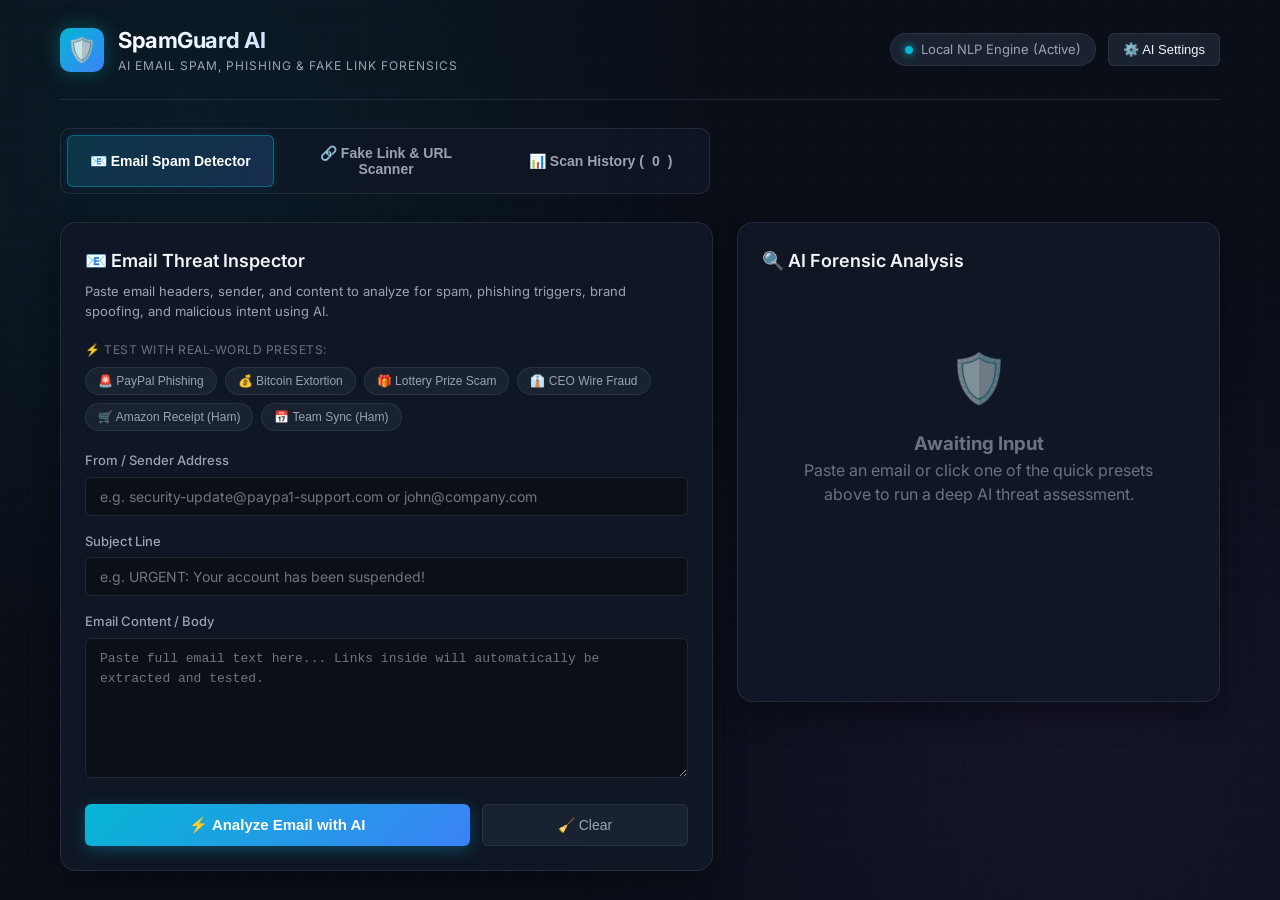
<file: index.html>
﻿
<!DOCTYPE html>
<html lang="en">
<head>
  <meta charset="UTF-8">
  <meta name="viewport" content="width=device-width, initial-scale=1.0">
  <title>SpamGuard AI - Email Spam & Malicious Link Detection Platform</title>
  <style>
:root {
  --bg-primary: #0a0e17;
  --bg-secondary: #111827;
  --bg-card: rgba(17, 24, 39, 0.85);
  --bg-card-hover: rgba(31, 41, 55, 0.95);
  --border-color: rgba(75, 85, 99, 0.35);
  --border-glow: rgba(246, 59, 215, 0.4);

  --text-main: #f3f4f6;
  --text-muted: #9ca3af;
  --text-sub: #6b7280;

  --accent-cyan: #06b6d4;
  --accent-blue: #3b82f6;
  --accent-purple: #8b5cf6;

  --safe-green: #10b981;
  --safe-bg: rgba(16, 185, 129, 0.12);
  --safe-border: rgba(16, 185, 129, 0.4);

  --warn-yellow: #f59e0b;
  --warn-bg: rgba(245, 158, 11, 0.12);
  --warn-border: rgba(245, 158, 11, 0.4);

  --danger-red: #ef4444;
  --danger-bg: rgba(239, 68, 68, 0.15);
  --danger-border: rgba(239, 68, 68, 0.5);

  --radius-lg: 16px;
  --radius-md: 10px;
  --radius-sm: 6px;
  --font-family: 'Inter', -apple-system, BlinkMacSystemFont, "Segoe UI", Roboto, sans-serif;
}

* {
  box-sizing: border-box;
  margin: 0;
  padding: 0;
}

body {
  background-color: var(--bg-primary);
  color: var(--text-main);
  font-family: var(--font-family);
  min-height: 100vh;
  line-height: 1.5;
  background-image: 
    radial-gradient(circle at 15% 15%, rgba(6, 182, 212, 0.08) 0%, transparent 40%),
    radial-gradient(circle at 85% 85%, rgba(139, 92, 246, 0.08) 0%, transparent 40%),
    linear-gradient(rgba(17, 24, 39, 0.3) 1px, transparent 1px),
    linear-gradient(90deg, rgba(17, 24, 39, 0.3) 1px, transparent 1px);
  background-size: 100% 100%, 100% 100%, 30px 30px, 30px 30px;
  overflow-x: hidden;
}

/* Container */
.app-container {
  max-width: 1200px;
  margin: 0 auto;
  padding: 24px 20px;
}

/* Header */
.app-header {
  display: flex;
  justify-content: space-between;
  align-items: center;
  padding-bottom: 24px;
  border-bottom: 1px solid var(--border-color);
  margin-bottom: 28px;
}

.brand {
  display: flex;
  align-items: center;
  gap: 14px;
}

.brand-icon {
  width: 44px;
  height: 44px;
  background: linear-gradient(135deg, var(--accent-cyan), var(--accent-blue));
  border-radius: var(--radius-md);
  display: flex;
  align-items: center;
  justify-content: center;
  font-size: 24px;
  box-shadow: 0 0 20px rgba(6, 182, 212, 0.35);
}

.brand-title {
  font-size: 22px;
  font-weight: 700;
  letter-spacing: -0.5px;
  background: linear-gradient(90deg, #ffffff, #93c5fd);
  -webkit-background-clip: text;
  -webkit-text-fill-color: transparent;
}

.brand-subtitle {
  font-size: 12px;
  color: var(--text-muted);
  text-transform: uppercase;
  letter-spacing: 1px;
}

.header-actions {
  display: flex;
  align-items: center;
  gap: 12px;
}

.status-badge {
  display: inline-flex;
  align-items: center;
  gap: 8px;
  padding: 6px 14px;
  background: rgba(31, 41, 55, 0.8);
  border: 1px solid var(--border-color);
  border-radius: 9999px;
  font-size: 13px;
  color: var(--text-muted);
}

.status-dot {
  width: 8px;
  height: 8px;
  border-radius: 50%;
  background-color: var(--safe-green);
  box-shadow: 0 0 8px var(--safe-green);
}

.status-dot.local-mode {
  background-color: var(--accent-cyan);
  box-shadow: 0 0 8px var(--accent-cyan);
}

.settings-btn {
  background: rgba(31, 41, 55, 0.8);
  border: 1px solid var(--border-color);
  color: var(--text-main);
  padding: 8px 14px;
  border-radius: var(--radius-sm);
  cursor: pointer;
  display: flex;
  align-items: center;
  gap: 8px;
  font-size: 13px;
  font-weight: 500;
  transition: all 0.2s ease;
}

.settings-btn:hover {
  background: rgba(55, 65, 81, 0.9);
  border-color: var(--accent-blue);
  transform: translateY(-1px);
}

/* Navigation Tabs */
.nav-tabs {
  display: flex;
  gap: 10px;
  margin-bottom: 28px;
  background: rgba(17, 24, 39, 0.7);
  padding: 6px;
  border-radius: var(--radius-md);
  border: 1px solid var(--border-color);
  max-width: 650px;
}

.nav-tab {
  flex: 1;
  display: flex;
  align-items: center;
  justify-content: center;
  gap: 8px;
  padding: 10px 16px;
  background: transparent;
  border: none;
  border-radius: var(--radius-sm);
  color: var(--text-muted);
  font-size: 14px;
  font-weight: 600;
  cursor: pointer;
  transition: all 0.2s ease;
}

.nav-tab:hover {
  color: var(--text-main);
  background: rgba(255, 255, 255, 0.04);
}

.nav-tab.active {
  background: linear-gradient(135deg, rgba(6, 182, 212, 0.2), rgba(59, 130, 246, 0.2));
  color: #ffffff;
  border: 1px solid rgba(6, 182, 212, 0.4);
  box-shadow: 0 0 12px rgba(6, 182, 212, 0.15);
}

/* Main Layout Grid */
.view-container {
  display: none;
}

.view-container.active {
  display: block;
  animation: fadeIn 0.3s cubic-bezier(0.16, 1, 0.3, 1);
}

.grid-layout {
  display: grid;
  grid-template-columns: 1.15fr 0.85fr;
  gap: 24px;
  align-items: start;
}

@media (max-width: 900px) {
  .grid-layout {
    grid-template-columns: 1fr;
  }
}

/* Cards */
.card {
  background: var(--bg-card);
  backdrop-filter: blur(16px);
  border: 1px solid var(--border-color);
  border-radius: var(--radius-lg);
  padding: 24px;
  box-shadow: 0 10px 30px rgba(0, 0, 0, 0.4);
  transition: border-color 0.2s;
}

.card:hover {
  border-color: rgba(107, 114, 128, 0.5);
}

.card-title {
  font-size: 18px;
  font-weight: 600;
  display: flex;
  align-items: center;
  gap: 10px;
  margin-bottom: 8px;
}

.card-description {
  font-size: 13px;
  color: var(--text-muted);
  margin-bottom: 20px;
}

/* Form Controls */
.form-group {
  margin-bottom: 16px;
}

.form-label {
  display: block;
  font-size: 13px;
  font-weight: 500;
  color: var(--text-muted);
  margin-bottom: 6px;
}

.form-input, .form-textarea, .form-select {
  width: 100%;
  background: rgba(10, 14, 23, 0.8);
  border: 1px solid var(--border-color);
  border-radius: var(--radius-sm);
  padding: 10px 14px;
  color: var(--text-main);
  font-family: inherit;
  font-size: 14px;
  transition: all 0.2s;
}

.form-input:focus, .form-textarea:focus, .form-select:focus {
  outline: none;
  border-color: var(--accent-cyan);
  box-shadow: 0 0 0 3px rgba(6, 182, 212, 0.2);
}

.form-textarea {
  resize: vertical;
  min-height: 140px;
  font-family: 'Consolas', 'Courier New', monospace;
  font-size: 13px;
  line-height: 1.6;
}

/* Presets Bar */
.presets-section {
  margin-bottom: 20px;
}

.presets-label {
  font-size: 12px;
  text-transform: uppercase;
  letter-spacing: 0.5px;
  color: var(--text-sub);
  margin-bottom: 8px;
}

.presets-wrapper {
  display: flex;
  flex-wrap: wrap;
  gap: 8px;
}

.preset-chip {
  background: rgba(31, 41, 55, 0.7);
  border: 1px solid var(--border-color);
  color: var(--text-muted);
  padding: 6px 12px;
  border-radius: 9999px;
  font-size: 12px;
  cursor: pointer;
  display: flex;
  align-items: center;
  gap: 6px;
  transition: all 0.2s;
}

.preset-chip:hover {
  background: rgba(55, 65, 81, 0.9);
  color: #fff;
  border-color: var(--accent-cyan);
  transform: translateY(-1px);
}

.preset-chip.danger-chip:hover {
  border-color: var(--danger-red);
}

.preset-chip.safe-chip:hover {
  border-color: var(--safe-green);
}

/* Action Buttons */
.btn-row {
  display: flex;
  gap: 12px;
  margin-top: 20px;
}

.btn-primary {
  flex: 2;
  background: linear-gradient(135deg, var(--accent-cyan), var(--accent-blue));
  border: none;
  border-radius: var(--radius-sm);
  color: #ffffff;
  padding: 12px 20px;
  font-size: 15px;
  font-weight: 600;
  cursor: pointer;
  display: flex;
  align-items: center;
  justify-content: center;
  gap: 8px;
  box-shadow: 0 4px 15px rgba(6, 182, 212, 0.3);
  transition: all 0.2s;
}

.btn-primary:hover {
  transform: translateY(-2px);
  box-shadow: 0 6px 20px rgba(6, 182, 212, 0.45);
}

.btn-primary:active {
  transform: translateY(0);
}

.btn-secondary {
  flex: 1;
  background: rgba(31, 41, 55, 0.7);
  border: 1px solid var(--border-color);
  border-radius: var(--radius-sm);
  color: var(--text-muted);
  padding: 12px 16px;
  font-size: 14px;
  font-weight: 500;
  cursor: pointer;
  transition: all 0.2s;
}

.btn-secondary:hover {
  background: rgba(55, 65, 81, 0.9);
  color: var(--text-main);
}

/* Results Panel */
.results-card {
  position: sticky;
  top: 24px;
  min-height: 480px;
}

.empty-state {
  display: flex;
  flex-direction: column;
  align-items: center;
  justify-content: center;
  text-align: center;
  padding: 60px 20px;
  color: var(--text-sub);
}

.empty-icon {
  font-size: 48px;
  margin-bottom: 16px;
  opacity: 0.6;
}

/* Loading State */
.loading-state {
  display: none;
  flex-direction: column;
  align-items: center;
  justify-content: center;
  padding: 60px 20px;
  text-align: center;
}

.scanner-radar {
  width: 70px;
  height: 70px;
  border-radius: 50%;
  border: 3px solid rgba(6, 182, 212, 0.2);
  border-top-color: var(--accent-cyan);
  border-right-color: var(--accent-blue);
  animation: spin 1s infinite linear;
  margin-bottom: 18px;
}

.loading-text {
  font-size: 16px;
  font-weight: 600;
  color: var(--text-main);
}

.loading-subtext {
  font-size: 13px;
  color: var(--text-muted);
  margin-top: 4px;
}

/* Verdict Display */
.verdict-box {
  padding: 18px 20px;
  border-radius: var(--radius-md);
  margin-bottom: 24px;
  display: flex;
  align-items: center;
  justify-content: space-between;
  border: 1px solid transparent;
}

.verdict-box.safe {
  background: var(--safe-bg);
  border-color: var(--safe-border);
}

.verdict-box.warning {
  background: var(--warn-bg);
  border-color: var(--warn-border);
}

.verdict-box.danger {
  background: var(--danger-bg);
  border-color: var(--danger-border);
}

.verdict-info {
  display: flex;
  flex-direction: column;
}

.verdict-tag {
  font-size: 11px;
  text-transform: uppercase;
  letter-spacing: 1px;
  font-weight: 700;
  margin-bottom: 2px;
}

.verdict-title {
  font-size: 20px;
  font-weight: 800;
}

.verdict-box.safe .verdict-tag, .verdict-box.safe .verdict-title {
  color: var(--safe-green);
}

.verdict-box.warning .verdict-tag, .verdict-box.warning .verdict-title {
  color: var(--warn-yellow);
}

.verdict-box.danger .verdict-tag, .verdict-box.danger .verdict-title {
  color: var(--danger-red);
}

/* Threat Score Circle */
.threat-gauge-container {
  display: flex;
  align-items: center;
  gap: 20px;
  padding: 16px;
  background: rgba(10, 14, 23, 0.6);
  border-radius: var(--radius-md);
  border: 1px solid var(--border-color);
  margin-bottom: 20px;
}

.gauge-svg {
  width: 90px;
  height: 90px;
  transform: rotate(-90deg);
}

.gauge-bg {
  fill: none;
  stroke: rgba(75, 85, 99, 0.3);
  stroke-width: 8;
}

.gauge-fill {
  fill: none;
  stroke-width: 8;
  stroke-linecap: round;
  stroke-dasharray: 251.2;
  stroke-dashoffset: 251.2;
  transition: stroke-dashoffset 1s ease, stroke 0.4s ease;
}

.threat-meta {
  flex: 1;
}

.threat-score-val {
  font-size: 32px;
  font-weight: 800;
  line-height: 1;
}

.threat-score-label {
  font-size: 12px;
  color: var(--text-muted);
  margin-top: 4px;
}

.threat-model-pill {
  display: inline-block;
  font-size: 11px;
  background: rgba(255, 255, 255, 0.08);
  padding: 2px 8px;
  border-radius: 4px;
  color: var(--text-sub);
  margin-top: 6px;
}

/* Metric Bars */
.metrics-section {
  margin-bottom: 20px;
}

.metric-row {
  margin-bottom: 10px;
}

.metric-header {
  display: flex;
  justify-content: space-between;
  font-size: 12px;
  margin-bottom: 4px;
}

.metric-bar-bg {
  width: 100%;
  height: 6px;
  background: rgba(75, 85, 99, 0.3);
  border-radius: 9999px;
  overflow: hidden;
}

.metric-bar-fill {
  height: 100%;
  border-radius: 9999px;
  transition: width 0.8s ease;
  background: var(--accent-cyan);
}

/* Red Flags List */
.section-subtitle {
  font-size: 13px;
  font-weight: 700;
  text-transform: uppercase;
  letter-spacing: 0.5px;
  color: var(--text-muted);
  margin-bottom: 10px;
}

.red-flags-container {
  display: flex;
  flex-direction: column;
  gap: 8px;
  margin-bottom: 20px;
}

.flag-item {
  display: flex;
  align-items: flex-start;
  gap: 8px;
  font-size: 13px;
  padding: 8px 12px;
  border-radius: var(--radius-sm);
  background: rgba(239, 68, 68, 0.1);
  border-left: 3px solid var(--danger-red);
  color: #fca5a5;
}

.flag-item.safe-flag {
  background: rgba(16, 185, 129, 0.1);
  border-left: 3px solid var(--safe-green);
  color: #a7f3d0;
}

/* AI Reasoning Box */
.reasoning-box {
  background: rgba(10, 14, 23, 0.7);
  border: 1px solid var(--border-color);
  border-radius: var(--radius-md);
  padding: 14px 16px;
  font-size: 13px;
  line-height: 1.6;
  color: var(--text-main);
  margin-bottom: 20px;
}

/* Extracted Links Section */
.extracted-links-box {
  background: rgba(10, 14, 23, 0.6);
  border: 1px solid var(--border-color);
  border-radius: var(--radius-md);
  padding: 12px;
  margin-bottom: 16px;
}

.link-row {
  display: flex;
  align-items: center;
  justify-content: space-between;
  padding: 8px;
  background: rgba(31, 41, 55, 0.5);
  border-radius: var(--radius-sm);
  margin-top: 6px;
  font-size: 12px;
}

.link-url-text {
  font-family: monospace;
  overflow: hidden;
  text-overflow: ellipsis;
  white-space: nowrap;
  max-width: 250px;
  color: var(--accent-cyan);
}

.inspect-link-btn {
  background: var(--accent-blue);
  border: none;
  color: #fff;
  padding: 4px 10px;
  border-radius: 4px;
  cursor: pointer;
  font-size: 11px;
  font-weight: 600;
  white-space: nowrap;
}

.inspect-link-btn:hover {
  background: #2563eb;
}

/* URL Inspector Specifics */
.url-anatomy-grid {
  display: grid;
  grid-template-columns: repeat(2, 1fr);
  gap: 10px;
  margin-bottom: 20px;
}

.anatomy-pill {
  background: rgba(10, 14, 23, 0.6);
  border: 1px solid var(--border-color);
  border-radius: var(--radius-sm);
  padding: 10px;
}

.anatomy-key {
  font-size: 11px;
  color: var(--text-sub);
  text-transform: uppercase;
}

.anatomy-val {
  font-size: 13px;
  font-weight: 600;
  font-family: monospace;
  color: var(--text-main);
  word-break: break-all;
}

/* Modal */
.modal-overlay {
  display: none;
  position: fixed;
  top: 0;
  left: 0;
  width: 100vw;
  height: 100vh;
  background: rgba(0, 0, 0, 0.75);
  backdrop-filter: blur(8px);
  z-index: 1000;
  align-items: center;
  justify-content: center;
}

.modal-overlay.active {
  display: flex;
}

.modal-content {
  background: var(--bg-secondary);
  border: 1px solid var(--border-color);
  border-radius: var(--radius-lg);
  width: 90%;
  max-width: 520px;
  padding: 28px;
  box-shadow: 0 20px 40px rgba(0, 0, 0, 0.6);
}

.modal-header {
  display: flex;
  justify-content: space-between;
  align-items: center;
  margin-bottom: 20px;
}

.modal-close {
  background: transparent;
  border: none;
  color: var(--text-muted);
  font-size: 20px;
  cursor: pointer;
}

/* History Table */
.history-table {
  width: 100%;
  border-collapse: collapse;
  font-size: 13px;
  margin-top: 14px;
}

.history-table th {
  text-align: left;
  padding: 10px 14px;
  color: var(--text-sub);
  border-bottom: 1px solid var(--border-color);
  font-weight: 600;
  font-size: 12px;
  text-transform: uppercase;
}

.history-table td {
  padding: 12px 14px;
  border-bottom: 1px solid rgba(75, 85, 99, 0.2);
}

.history-table tr:hover td {
  background: rgba(255, 255, 255, 0.02);
}

/* Animations */
@keyframes spin {
  0% { transform: rotate(0deg); }
  100% { transform: rotate(360deg); }
}

@keyframes fadeIn {
  from { opacity: 0; transform: translateY(6px); }
  to { opacity: 1; transform: translateY(0); }
}

</style>
  <link rel="preconnect" href="https://fonts.googleapis.com">
  <link rel="preconnect" href="https://fonts.gstatic.com" crossorigin>
  <link href="https://fonts.googleapis.com/css2?family=Inter:wght@400;500;600;700;800&family=JetBrains+Mono:wght@400;500;600&display=swap" rel="stylesheet">
</head>
<body>
  <div class="app-container">
    <!-- Header -->
    <header class="app-header">
      <div class="brand">
        <div class="brand-icon">🛡️</div>
        <div>
          <h1 class="brand-title">SpamGuard AI</h1>
          <div class="brand-subtitle">AI Email Spam, Phishing & Fake Link Forensics</div>
        </div>
      </div>
      <div class="header-actions">
        <div class="status-badge" id="aiStatusBadge">
          <span class="status-dot" id="statusDot"></span>
          <span id="statusText">Checking Engine...</span>
        </div>
        <button class="settings-btn" id="openSettingsBtn">
          ⚙️ AI Settings
        </button>
      </div>
    </header>

    <!-- Navigation Tabs -->
    <nav class="nav-tabs">
      <button class="nav-tab active" data-tab="emailTab">
        📧 Email Spam Detector
      </button>
      <button class="nav-tab" data-tab="urlTab">
        🔗 Fake Link & URL Scanner
      </button>
      <button class="nav-tab" data-tab="historyTab">
        📊 Scan History (<span id="historyCount">0</span>)
      </button>
    </nav>

    <!-- TAB 1: EMAIL SPAM DETECTOR -->
    <section class="view-container active" id="emailTab">
      <div class="grid-layout">
        <!-- Input Form -->
        <div class="card">
          <h2 class="card-title">📧 Email Threat Inspector</h2>
          <p class="card-description">Paste email headers, sender, and content to analyze for spam, phishing triggers, brand spoofing, and malicious intent using AI.</p>

          <!-- Email Presets -->
          <div class="presets-section">
            <div class="presets-label">⚡ Test with Real-World Presets:</div>
            <div class="presets-wrapper">
              <button class="preset-chip danger-chip" onclick="App.loadEmailPreset('paypal')">
                🚨 PayPal Phishing
              </button>
              <button class="preset-chip danger-chip" onclick="App.loadEmailPreset('blackmail')">
                💰 Bitcoin Extortion
              </button>
              <button class="preset-chip danger-chip" onclick="App.loadEmailPreset('lottery')">
                🎁 Lottery Prize Scam
              </button>
              <button class="preset-chip danger-chip" onclick="App.loadEmailPreset('ceo')">
                👔 CEO Wire Fraud
              </button>
              <button class="preset-chip safe-chip" onclick="App.loadEmailPreset('amazon')">
                🛒 Amazon Receipt (Ham)
              </button>
              <button class="preset-chip safe-chip" onclick="App.loadEmailPreset('meeting')">
                📅 Team Sync (Ham)
              </button>
            </div>
          </div>

          <!-- Form Fields -->
          <form id="emailForm" onsubmit="event.preventDefault(); App.analyzeEmail();">
            <div class="form-group">
              <label class="form-label" for="emailSender">From / Sender Address</label>
              <input type="text" id="emailSender" class="form-input" placeholder="e.g. security-update@paypa1-support.com or john@company.com">
            </div>

            <div class="form-group">
              <label class="form-label" for="emailSubject">Subject Line</label>
              <input type="text" id="emailSubject" class="form-input" placeholder="e.g. URGENT: Your account has been suspended!">
            </div>

            <div class="form-group">
              <label class="form-label" for="emailBody">Email Content / Body</label>
              <textarea id="emailBody" class="form-textarea" placeholder="Paste full email text here... Links inside will automatically be extracted and tested."></textarea>
            </div>

            <div class="btn-row">
              <button type="submit" class="btn-primary" id="analyzeEmailBtn">
                ⚡ Analyze Email with AI
              </button>
              <button type="button" class="btn-secondary" onclick="App.clearEmailForm()">
                🧹 Clear
              </button>
            </div>
          </form>
        </div>

        <!-- Email Results Card -->
        <div class="card results-card" id="emailResultsCard">
          <h2 class="card-title">🔍 AI Forensic Analysis</h2>

          <!-- Empty State -->
          <div class="empty-state" id="emailEmptyState">
            <div class="empty-icon">🛡️</div>
            <h3>Awaiting Input</h3>
            <p>Paste an email or click one of the quick presets above to run a deep AI threat assessment.</p>
          </div>

          <!-- Loading State -->
          <div class="loading-state" id="emailLoadingState">
            <div class="scanner-radar"></div>
            <div class="loading-text">Analyzing Email Threat Vectors...</div>
            <div class="loading-subtext" id="emailLoadingSub">Deconstructing headers, evaluating tone, and inspecting links</div>
          </div>

          <!-- Result Content -->
          <div id="emailResultContent" style="display: none;">
            <!-- Verdict -->
            <div class="verdict-box" id="emailVerdictBox">
              <div class="verdict-info">
                <span class="verdict-tag">CLASSIFICATION VERDICT</span>
                <span class="verdict-title" id="emailVerdictText">MALICIOUS PHISHING</span>
              </div>
              <span id="emailVerdictIcon" style="font-size: 28px;">🚨</span>
            </div>

            <!-- Threat Score Gauge -->
            <div class="threat-gauge-container">
              <svg class="gauge-svg" viewBox="0 0 100 100">
                <circle class="gauge-bg" cx="50" cy="50" r="40"></circle>
                <circle class="gauge-fill" id="emailGaugeFill" cx="50" cy="50" r="40"></circle>
              </svg>
              <div class="threat-meta">
                <div class="threat-score-val" id="emailScoreVal">0%</div>
                <div class="threat-score-label">Spam & Threat Probability</div>
                <div class="threat-model-pill" id="emailEnginePill">Engine: Local NLP</div>
              </div>
            </div>

            <!-- Threat Breakdown Matrix -->
            <div class="metrics-section">
              <div class="section-subtitle">Risk Factor Breakdown</div>
              <div class="metric-row">
                <div class="metric-header">
                  <span>Phishing & Scam Potential</span>
                  <span id="metricPhishingVal">0%</span>
                </div>
                <div class="metric-bar-bg"><div class="metric-bar-fill" id="metricPhishingBar" style="width: 0%"></div></div>
              </div>

              <div class="metric-row">
                <div class="metric-header">
                  <span>Urgency & Psychological Coercion</span>
                  <span id="metricUrgencyVal">0%</span>
                </div>
                <div class="metric-bar-bg"><div class="metric-bar-fill" id="metricUrgencyBar" style="width: 0%"></div></div>
              </div>

              <div class="metric-row">
                <div class="metric-header">
                  <span>Credential Harvesting Risk</span>
                  <span id="metricCredVal">0%</span>
                </div>
                <div class="metric-bar-bg"><div class="metric-bar-fill" id="metricCredBar" style="width: 0%"></div></div>
              </div>

              <div class="metric-row">
                <div class="metric-header">
                  <span>Brand Spoofing & Impersonation</span>
                  <span id="metricSpoofVal">0%</span>
                </div>
                <div class="metric-bar-bg"><div class="metric-bar-fill" id="metricSpoofBar" style="width: 0%"></div></div>
              </div>
            </div>

            <!-- Detected Red Flags -->
            <div class="section-subtitle">Key Indicators & Red Flags</div>
            <div class="red-flags-container" id="emailRedFlagsList">
              <!-- Injected dynamically -->
            </div>

            <!-- AI Deep Reasoning -->
            <div class="section-subtitle">AI Forensic Reasoning</div>
            <div class="reasoning-box" id="emailReasoningBox">
              <!-- Injected dynamically -->
            </div>

            <!-- Extracted Links Section -->
            <div id="emailExtractedLinksWrapper" style="display: none;">
              <div class="section-subtitle">Embedded Links Detected in Email</div>
              <div class="extracted-links-box" id="emailExtractedLinksList">
                <!-- Injected dynamically -->
              </div>
            </div>
          </div>
        </div>
      </div>
    </section>

    <!-- TAB 2: FAKE LINK & URL SCANNER -->
    <section class="view-container" id="urlTab">
      <div class="grid-layout">
        <!-- URL Form -->
        <div class="card">
          <h2 class="card-title">🔗 Fake Link & Malicious URL Scanner</h2>
          <p class="card-description">Paste any suspicious or normal link to inspect whether it's legitimate or a fake phishing clone, typosquatting domain, or malware dropper using AI.</p>

          <!-- URL Presets -->
          <div class="presets-section">
            <div class="presets-label">⚡ Test with URL Presets:</div>
            <div class="presets-wrapper">
              <button class="preset-chip danger-chip" onclick="App.loadUrlPreset('paypa1')">
                🎣 Typosquat: paypa1.com
              </button>
              <button class="preset-chip danger-chip" onclick="App.loadUrlPreset('ip_host')">
                ⚠️ Raw IP Banking Scam
              </button>
              <button class="preset-chip danger-chip" onclick="App.loadUrlPreset('netflix_tld')">
                🚨 Fake Netflix Billing (.ml)
              </button>
              <button class="preset-chip danger-chip" onclick="App.loadUrlPreset('dhl_tracking')">
                📦 Fake Parcel Delivery
              </button>
              <button class="preset-chip safe-chip" onclick="App.loadUrlPreset('github')">
                ✅ Legitimate GitHub
              </button>
              <button class="preset-chip safe-chip" onclick="App.loadUrlPreset('google')">
                ✅ Legitimate Google
              </button>
            </div>
          </div>

          <!-- Form Fields -->
          <form id="urlForm" onsubmit="event.preventDefault(); App.analyzeUrl();">
            <div class="form-group">
              <label class="form-label" for="targetUrl">Target Link / URL to Check</label>
              <input type="text" id="targetUrl" class="form-input" placeholder="e.g. http://paypa1-account-security-update.xyz/login.php or https://example.com" style="font-family: monospace; font-size: 14px;">
            </div>

            <div class="btn-row">
              <button type="submit" class="btn-primary" id="analyzeUrlBtn">
                🔍 Inspect & Verify Link with AI
              </button>
              <button type="button" class="btn-secondary" onclick="App.clearUrlForm()">
                🧹 Clear
              </button>
            </div>
          </form>

          <!-- Technical Explainer -->
          <div style="margin-top: 24px; padding: 14px; background: rgba(10, 14, 23, 0.6); border-radius: var(--radius-sm); border: 1px solid var(--border-color); font-size: 12px; color: var(--text-muted); line-height: 1.6;">
            💡 <strong>How AI Detects Fake Links:</strong> Attackers use subtle homoglyphs (replacing <code>l</code> with <code>1</code>, <code>o</code> with <code>0</code>), deceptive subdomains (<code>paypal.com.attacker.site</code>), raw IP addresses, and risky TLDs to impersonate legitimate companies. The AI evaluates both structural syntax and domain reputation.
          </div>
        </div>

        <!-- URL Results Card -->
        <div class="card results-card" id="urlResultsCard">
          <h2 class="card-title">🔍 URL Forensic Analysis</h2>

          <!-- Empty State -->
          <div class="empty-state" id="urlEmptyState">
            <div class="empty-icon">🌐</div>
            <h3>No URL Inspected</h3>
            <p>Paste a web address or choose a test preset to verify if a link is genuine or dangerous.</p>
          </div>

          <!-- Loading State -->
          <div class="loading-state" id="urlLoadingState">
            <div class="scanner-radar"></div>
            <div class="loading-text">Scanning URL Architecture...</div>
            <div class="loading-subtext">Evaluating typosquatting, domain entropy, SSL status, and brand spoofing</div>
          </div>

          <!-- URL Result Content -->
          <div id="urlResultContent" style="display: none;">
            <!-- Verdict -->
            <div class="verdict-box" id="urlVerdictBox">
              <div class="verdict-info">
                <span class="verdict-tag">URL VERDICT</span>
                <span class="verdict-title" id="urlVerdictText">PHISHING / MALICIOUS LINK</span>
              </div>
              <span id="urlVerdictIcon" style="font-size: 28px;">🚨</span>
            </div>

            <!-- Threat Score Gauge -->
            <div class="threat-gauge-container">
              <svg class="gauge-svg" viewBox="0 0 100 100">
                <circle class="gauge-bg" cx="50" cy="50" r="40"></circle>
                <circle class="gauge-fill" id="urlGaugeFill" cx="50" cy="50" r="40"></circle>
              </svg>
              <div class="threat-meta">
                <div class="threat-score-val" id="urlScoreVal">0%</div>
                <div class="threat-score-label">Malicious / Fake Probability</div>
                <div class="threat-model-pill" id="urlEnginePill">Engine: Local NLP</div>
              </div>
            </div>

            <!-- URL Anatomy Grid -->
            <div class="section-subtitle">URL & Domain Architecture</div>
            <div class="url-anatomy-grid">
              <div class="anatomy-pill">
                <div class="anatomy-key">Protocol</div>
                <div class="anatomy-val" id="anatomyProto">HTTPS</div>
              </div>
              <div class="anatomy-pill">
                <div class="anatomy-key">Target Hostname</div>
                <div class="anatomy-val" id="anatomyHost">-</div>
              </div>
              <div class="anatomy-pill">
                <div class="anatomy-key">Target Brand Spoofed</div>
                <div class="anatomy-val" id="anatomyBrand">None Detected</div>
              </div>
              <div class="anatomy-pill">
                <div class="anatomy-key">Entropy / Randomness</div>
                <div class="anatomy-val" id="anatomyEntropy">-</div>
              </div>
            </div>

            <!-- Red Flags List -->
            <div class="section-subtitle">Detected Anomalies</div>
            <div class="red-flags-container" id="urlRedFlagsList">
              <!-- Injected dynamically -->
            </div>

            <!-- AI Reasoning -->
            <div class="section-subtitle">AI Threat Evaluation</div>
            <div class="reasoning-box" id="urlReasoningBox">
              <!-- Injected dynamically -->
            </div>
          </div>
        </div>
      </div>
    </section>

    <!-- TAB 3: SCAN HISTORY -->
    <section class="view-container" id="historyTab">
      <div class="card">
        <div style="display: flex; justify-content: space-between; align-items: center; margin-bottom: 16px;">
          <div>
            <h2 class="card-title">📊 Threat Intelligence Scan History</h2>
            <p class="card-description">Review all previous email and URL scans logged during this session.</p>
          </div>
          <div style="display: flex; gap: 8px;">
            <button class="settings-btn" onclick="App.exportHistory()">📥 Export JSON</button>
            <button class="settings-btn" style="color: var(--danger-red);" onclick="App.clearHistory()">🗑️ Clear</button>
          </div>
        </div>

        <div style="overflow-x: auto;">
          <table class="history-table">
            <thead>
              <tr>
                <th>Time</th>
                <th>Type</th>
                <th>Target / Subject</th>
                <th>Threat Score</th>
                <th>Verdict</th>
                <th>Engine</th>
              </tr>
            </thead>
            <tbody id="historyTableBody">
              <tr>
                <td colspan="6" style="text-align: center; color: var(--text-sub); padding: 30px;">No scans recorded yet. Run an email or link check to build history!</td>
              </tr>
            </tbody>
          </table>
        </div>
      </div>
    </section>

    <!-- SETTINGS MODAL -->
    <div class="modal-overlay" id="settingsModal">
      <div class="modal-content">
        <div class="modal-header">
          <h3 class="card-title">⚙️ AI Engine Configuration</h3>
          <button class="modal-close" id="closeSettingsBtn">&times;</button>
        </div>

        <div class="form-group">
          <label class="form-label" for="apiKeyInput">Google Gemini API Key (Optional)</label>
          <input type="password" id="apiKeyInput" class="form-input" placeholder="Paste AI Studio Key (AIzaSy...)">
          <div style="font-size: 12px; color: var(--text-muted); margin-top: 6px;">
            ✨ Don't have a key? 
            <a href="https://aistudio.google.com/app/apikey" target="_blank" rel="noopener noreferrer" style="color: var(--accent-cyan); text-decoration: underline;">
              Get a free API key at Google AI Studio
            </a>.
            If left blank, the app runs offline using our high-accuracy client-side NLP security engine!
          </div>
        </div>

        <div class="form-group">
          <label class="form-label" for="modelSelect">Gemini LLM Model</label>
          <select id="modelSelect" class="form-select">
            <option value="gemini-2.5-flash">Gemini 2.5 Flash (Ultra-fast & Smart - Recommended)</option>
            <option value="gemini-2.0-flash">Gemini 2.0 Flash</option>
            <option value="gemini-1.5-flash">Gemini 1.5 Flash</option>
            <option value="gemini-1.5-pro">Gemini 1.5 Pro (Deep Forensic Reasoning)</option>
          </select>
        </div>

        <div class="btn-row" style="margin-top: 24px;">
          <button type="button" class="btn-primary" onclick="App.saveSettings()">
            💾 Save Settings
          </button>
        </div>
      </div>
    </div>
  </div>

  <!-- Scripts -->
  <script>
/**
 * SpamGuard AI - Intelligent Client-Side NLP & Heuristic Engine
 * Provides instant offline heuristic & rule-based AI analysis for emails and links.
 */

const POPULAR_BRANDS = [
  { name: 'PayPal', domain: 'paypal.com', variants: ['paypa1', 'pay-pal', 'paypal-secure', 'paypal-service', 'paypaI'] },
  { name: 'Amazon', domain: 'amazon.com', variants: ['arnazon', 'amaz0n', 'amazon-support', 'amazon-orders', 'amzon'] },
  { name: 'Google', domain: 'google.com', variants: ['goog1e', 'g00gle', 'google-security', 'google-account'] },
  { name: 'Microsoft', domain: 'microsoft.com', variants: ['micros0ft', 'micro-soft', 'office365-verify', 'msft-login'] },
  { name: 'Apple', domain: 'apple.com', variants: ['app1e', 'apple-id', 'appleid-verify', 'icloud-security'] },
  { name: 'Netflix', domain: 'netflix.com', variants: ['netf1ix', 'net-flix', 'netflix-billing', 'netflix-update'] },
  { name: 'Facebook / Meta', domain: 'facebook.com', variants: ['faceb00k', 'meta-support', 'fb-security'] },
  { name: 'Bank of America', domain: 'bankofamerica.com', variants: ['bofa-login', 'bankofamerica-verify'] },
  { name: 'Chase Bank', domain: 'chase.com', variants: ['chase-online', 'chase-security-verify'] },
  { name: 'DHL Express', domain: 'dhl.com', variants: ['dhl-delivery', 'dhl-tracking-parcel', 'dhl-fee'] },
  { name: 'FedEx', domain: 'fedex.com', variants: ['fedex-parcel', 'fedex-shipping-hold', 'fedex-delivery'] }
];

const SUSPICIOUS_TLDS = ['.xyz', '.top', '.club', '.ml', '.ga', '.cf', '.gq', '.tk', '.work', '.click', '.loan', '.buzz', '.rest', '.fit', '.country', '.kim', '.download', '.racing', '.win'];

const SPAM_KEYWORDS = {
  // Urgency & Threat
  'urgent': 3, 'immediately': 3, 'account suspended': 4, 'action required': 3, 'suspended within': 4,
  '24 hours': 3, 'locked': 3, 'unauthorized access': 4, 'security breach': 3, 'compromised': 3,
  'limited time': 2, 'act now': 3, 'last warning': 4, 'final notice': 4, 'legal action': 4,

  // Financial & Extortion
  'bitcoin': 3, 'btc': 3, 'crypto': 2, 'wallet address': 4, 'wire transfer': 4, 'inheritance': 5,
  '100% free': 3, 'winner': 4, 'won': 3, 'lottery': 5, 'claim prize': 4, 'compensation fund': 5,
  'million dollars': 4, 'beneficiary': 4, 'western union': 4, 'rich': 2, 'cash bonus': 3,
  'tax refund': 3, 'processing fee': 3, 'secret record': 4, 'webcam': 4, 'recorded you': 5,

  // Credential Harvesting
  'verify your account': 4, 'confirm your password': 5, 'update your billing': 4,
  're-activate': 3, 'identity verification': 3, 'enter your pin': 5, 'social security': 5,
  'ssn': 5, 'credit card details': 4, 'sign in here': 3, 'click here': 2,

  // Spam Marketing / Quackery
  'unlimited': 2, 'miracle': 3, 'weight loss': 3, 'casino': 4, 'viagra': 5, 'cialis': 5,
  'pharmacy': 3, 'cheap meds': 4, 'no prescription': 5, 'make money fast': 4, 'work from home': 2
};

class NLPEngine {
  // Extract URLs from text
  static extractUrls(text) {
    if (!text) return [];
    const urlRegex = /(https?:\/\/[^\s<>"'()]+|www\.[^\s<>"'()]+|[a-zA-Z0-9-]+\.(?:com|org|net|xyz|top|ru|io|co|info|biz|site|online|live)[^\s<>"'()]*)/gi;
    const matches = text.match(urlRegex) || [];
    return [...new Set(matches.map(u => {
      let cleaned = u.replace(/[.,;!?]+$/, '');
      if (!cleaned.startsWith('http://') && !cleaned.startsWith('https://')) {
        return 'https://' + cleaned;
      }
      return cleaned;
    }))];
  }

  // Calculate string entropy (detects random generated strings)
  static calculateEntropy(str) {
    if (!str || str.length === 0) return 0;
    const map = {};
    for (let char of str) {
      map[char] = (map[char] || 0) + 1;
    }
    let entropy = 0;
    const len = str.length;
    for (let count of Object.values(map)) {
      const p = count / len;
      entropy -= p * Math.log2(p);
    }
    return entropy;
  }

  // Check Levenshtein distance for typosquatting
  static levenshteinDistance(a, b) {
    const matrix = [];
    for (let i = 0; i <= b.length; i++) matrix[i] = [i];
    for (let j = 0; j <= a.length; j++) matrix[0][j] = j;

    for (let i = 1; i <= b.length; i++) {
      for (let j = 1; j <= a.length; j++) {
        if (b.charAt(i - 1) === a.charAt(j - 1)) {
          matrix[i][j] = matrix[i - 1][j - 1];
        } else {
          matrix[i][j] = Math.min(
            matrix[i - 1][j - 1] + 1,
            matrix[i][j - 1] + 1,
            matrix[i - 1][j] + 1
          );
        }
      }
    }
    return matrix[b.length][a.length];
  }

  // Analyze URL/Link
  static analyzeUrl(inputUrl) {
    let rawUrl = (inputUrl || '').trim();
    if (!rawUrl) {
      throw new Error("Please provide a URL to analyze.");
    }

    if (!rawUrl.startsWith('http://') && !rawUrl.startsWith('https://')) {
      rawUrl = 'https://' + rawUrl;
    }

    let parsed;
    try {
      parsed = new URL(rawUrl);
    } catch (e) {
      return {
        url: rawUrl,
        isValid: false,
        threatScore: 85,
        verdict: 'MALICIOUS / INVALID',
        riskLevel: 'high',
        redFlags: ['Malformed URL structure or illegal character escape'],
        details: { protocol: 'unknown', host: 'unknown', path: 'unknown' },
        reasoning: 'The URL provided does not conform to valid URI standards. Attackers frequently use malformed URLs to bypass security filters or exploit browser parser bugs.'
      };
    }

    const host = parsed.hostname.toLowerCase();
    const path = parsed.pathname.toLowerCase() + parsed.search.toLowerCase();
    const protocol = parsed.protocol;

    let score = 5; // Base clean score
    const redFlags = [];
    let impersonatedBrand = null;

    // 1. Insecure Protocol Check
    if (protocol === 'http:') {
      score += 15;
      redFlags.push('Insecure connection (HTTP without SSL/TLS encryption)');
    }

    // 2. IP Address in Hostname
    const isIpAddress = /^(\d{1,3}\.){3}\d{1,3}$/.test(host);
    if (isIpAddress) {
      score += 45;
      redFlags.push('Domain is a raw IP address instead of registered hostname');
    }

    // 3. High-Risk TLD Check
    const matchedTld = SUSPICIOUS_TLDS.find(tld => host.endsWith(tld));
    if (matchedTld) {
      score += 25;
      redFlags.push(`Suspicious / High-Abuse Top-Level Domain (${matchedTld})`);
    }

    // 4. Excessive Subdomains
    const subdomains = host.split('.');
    if (subdomains.length > 4) {
      score += 20;
      redFlags.push(`Excessive nested subdomains (${subdomains.length - 2} levels) - common phishing cloaking technique`);
    }

    // 5. Brand Impersonation & Typosquatting
    for (const brand of POPULAR_BRANDS) {
      // Direct spoof variant
      for (const variant of brand.variants) {
        if (host.includes(variant) && !host.endsWith(brand.domain)) {
          score += 55;
          impersonatedBrand = brand.name;
          redFlags.push(`Typosquatting / Impersonation detected: Looks like ${brand.name} ('${variant}') but hosted on '${host}'`);
          break;
        }
      }

      // Subdomain spoof (e.g. paypal.com.attacker.com)
      const brandRoot = brand.domain.split('.')[0];
      if (host.includes(brandRoot) && !host.endsWith(brand.domain)) {
        if (!impersonatedBrand) {
          score += 40;
          impersonatedBrand = brand.name;
          redFlags.push(`Brand spoofing: Subdomain or domain contains '${brandRoot}' but real domain is '${brand.domain}'`);
        }
      }

      // Levenshtein close distance to brand name
      const mainDomainPart = subdomains[Math.max(0, subdomains.length - 2)] || '';
      if (mainDomainPart.length > 3 && mainDomainPart !== brandRoot) {
        const dist = this.levenshteinDistance(mainDomainPart, brandRoot);
        if (dist === 1) {
          score += 45;
          impersonatedBrand = brand.name;
          redFlags.push(`Homoglyph / Near-clone domain name: '${mainDomainPart}' differs from legitimate '${brandRoot}' by only 1 character`);
        }
      }
    }

    // 6. Suspicious Phishing Keywords in Path or Query
    const phishingPathKeywords = ['login', 'signin', 'verify', 'update', 'account-security', 'confirm', 'banking', 'wallet', 'ebayisapi', 'billing', 'passcode'];
    let foundKeywords = [];
    for (const kw of phishingPathKeywords) {
      if (path.includes(kw)) {
        foundKeywords.push(kw);
      }
    }
    if (foundKeywords.length > 0) {
      score += Math.min(25, foundKeywords.length * 10);
      redFlags.push(`Credential harvesting path keywords detected: [${foundKeywords.join(', ')}]`);
    }

    // 7. Domain Entropy / DGA (Domain Generation Algorithm)
    const hostEntropy = this.calculateEntropy(host.replace(/\./g, ''));
    if (hostEntropy > 3.8 && host.length > 14) {
      score += 20;
      redFlags.push(`High algorithmic randomness/entropy (${hostEntropy.toFixed(2)}) indicating potential DGA or disposable domain`);
    }

    // 8. @ Symbol in URL (used for credential masking)
    if (inputUrl.includes('@')) {
      score += 40;
      redFlags.push("Contains '@' symbol: URL exploits browser auth syntax to disguise actual destination server");
    }

    // Cap score at 100
    const finalScore = Math.min(100, Math.max(0, score));

    let verdict = 'SAFE / LEGITIMATE';
    let riskLevel = 'low';

    if (finalScore >= 70) {
      verdict = 'PHISHING / MALICIOUS LINK';
      riskLevel = 'high';
    } else if (finalScore >= 40) {
      verdict = 'SUSPICIOUS LINK';
      riskLevel = 'medium';
    }

    let reasoning = '';
    if (finalScore < 40) {
      reasoning = `The URL structure conforms to standard conventions with valid hostname, encrypted transport, and no obvious spoofing or homoglyph patterns detected.`;
    } else if (finalScore < 70) {
      reasoning = `The link exhibits moderate risk markers (${redFlags.join('; ')}). Caution is advised before entering credentials or downloading files.`;
    } else {
      reasoning = `High probability of malicious intent. Detected ${redFlags.length} major threat signals including ${impersonatedBrand ? `active impersonation of ${impersonatedBrand}, ` : ''}anomalous URL routing and deceptive naming patterns. Visiting this site could result in credential harvesting or malware deployment.`;
    }

    return {
      url: rawUrl,
      isValid: true,
      threatScore: finalScore,
      verdict: verdict,
      riskLevel: riskLevel,
      impersonatedBrand: impersonatedBrand,
      redFlags: redFlags,
      details: {
        protocol: protocol.replace(':', ''),
        host: host,
        path: parsed.pathname,
        isIpAddress: isIpAddress,
        entropy: hostEntropy.toFixed(2)
      },
      reasoning: reasoning,
      timestamp: new Date().toISOString()
    };
  }

  // Analyze Full Email
  static analyzeEmail({ subject = '', sender = '', body = '' }) {
    let score = 2; // Clean baseline
    const redFlags = [];
    const threatBreakdown = {
      phishing: 0,
      urgency: 0,
      financial: 0,
      credentialHarvester: 0,
      spoofing: 0
    };

    const combinedText = `${subject} ${body}`.toLowerCase();

    // 1. Check for spam & phishing keywords
    let keywordHits = 0;
    for (const [phrase, weight] of Object.entries(SPAM_KEYWORDS)) {
      if (combinedText.includes(phrase)) {
        keywordHits++;
        score += weight * 4;

        if (['urgent', 'immediately', '24 hours', 'action required', 'suspended within', 'last warning', 'final notice'].includes(phrase)) {
          threatBreakdown.urgency += weight * 15;
        }
        if (['bitcoin', 'btc', 'inheritance', 'winner', 'won', 'lottery', 'wire transfer', '100% free'].includes(phrase)) {
          threatBreakdown.financial += weight * 15;
        }
        if (['verify your account', 'confirm your password', 'update your billing', 'enter your pin', 'ssn', 'social security'].includes(phrase)) {
          threatBreakdown.credentialHarvester += weight * 20;
          threatBreakdown.phishing += weight * 15;
        }
      }
    }

    if (keywordHits > 0) {
      redFlags.push(`Detected ${keywordHits} high-risk spam/phishing trigger phrases`);
    }

    // 2. Sender vs Claimed Content Analysis
    const senderLower = sender.toLowerCase();
    for (const brand of POPULAR_BRANDS) {
      const brandRoot = brand.domain.split('.')[0];
      const mentionsBrand = combinedText.includes(brandRoot);

      if (mentionsBrand) {
        if (senderLower && !senderLower.includes(brand.domain)) {
          score += 35;
          threatBreakdown.spoofing += 50;
          redFlags.push(`Brand Impersonation / Sender Mismatch: Email claims to represent ${brand.name}, but sender is '${sender}' instead of official '${brand.domain}'`);
        }
      }
    }

    // Free webmail used for corporate/official business
    const freeWebmailProviders = ['@gmail.com', '@yahoo.com', '@hotmail.com', '@outlook.com', '@mail.ru'];
    const usesFreeMail = freeWebmailProviders.some(p => senderLower.endsWith(p));
    if (usesFreeMail && (combinedText.includes('invoice') || combinedText.includes('billing') || combinedText.includes('bank') || combinedText.includes('support team') || combinedText.includes('administrator'))) {
      score += 25;
      threatBreakdown.spoofing += 30;
      redFlags.push(`Free public webmail provider used by sender ('${sender}') while claiming to be official support, billing, or administration`);
    }

    // 3. Subject Line Formatting
    if (subject.length > 5 && subject === subject.toUpperCase() && /[A-Z]/.test(subject)) {
      score += 15;
      threatBreakdown.urgency += 25;
      redFlags.push('Subject line is ALL CAPS (Aggressive attention grabbing)');
    }
    const exclamationCount = (subject.match(/!/g) || []).length;
    if (exclamationCount >= 2) {
      score += 10;
      redFlags.push(`Excessive exclamation marks in subject (${exclamationCount})`);
    }

    // 4. Extract and inspect embedded links
    const extractedUrls = this.extractUrls(body);
    const linkAnalyses = extractedUrls.map(u => this.analyzeUrl(u));
    const maliciousLinks = linkAnalyses.filter(l => l.threatScore >= 60);

    if (maliciousLinks.length > 0) {
      score += 35 + (maliciousLinks.length * 10);
      threatBreakdown.phishing += 60;
      redFlags.push(`Contains ${maliciousLinks.length} high-threat or spoofed link(s) in email body`);
    } else if (extractedUrls.length > 5) {
      score += 15;
      redFlags.push(`Abnormally high link density (${extractedUrls.length} links)`);
    }

    // Normalize threat breakdown scores
    for (const k in threatBreakdown) {
      threatBreakdown[k] = Math.min(100, Math.round(threatBreakdown[k]));
    }

    const finalScore = Math.min(100, Math.max(0, score));

    let verdict = 'LEGITIMATE (HAM)';
    let riskLevel = 'low';

    if (finalScore >= 70) {
      verdict = 'MALICIOUS PHISHING / FRAUD';
      riskLevel = 'high';
    } else if (finalScore >= 40) {
      verdict = 'SUSPICIOUS / SPAM';
      riskLevel = 'medium';
    }

    // Generate natural reasoning
    let reasoning = '';
    if (finalScore < 40) {
      reasoning = `The email appears legitimate. Language tone is typical and professional, sender domain appears consistent, and no deceptive urgency tactics or malicious credential-harvesting triggers were identified.`;
    } else if (finalScore < 70) {
      reasoning = `The email contains markers typical of unsolicited marketing spam or promotional material. While not necessarily a targeted cyberattack, caution is recommended.`;
    } else {
      reasoning = `CRITICAL THREAT: High likelihood of a targeted phishing or fraud campaign. The email employs psychological coercion (artificial deadlines, threat of account suspension), exhibits brand/domain spoofing, or contains deceitful links designed to harvest user credentials or financial information.`;
    }

    return {
      threatScore: finalScore,
      verdict: verdict,
      riskLevel: riskLevel,
      threatBreakdown: threatBreakdown,
      redFlags: redFlags,
      extractedUrls: linkAnalyses,
      reasoning: reasoning,
      timestamp: new Date().toISOString()
    };
  }
}

// Export for browser
if (typeof window !== 'undefined') {
  window.NLPEngine = NLPEngine;
}

</script>
<script>
/**
 * SpamGuard AI - Gemini AI LLM Client
 * Communicates directly with Google Gemini Generative Language REST API.
 */

class GeminiClient {
  constructor() {
    this.storageKey = 'spamguard_gemini_api_key';
    this.modelKey = 'spamguard_gemini_model';
    this.defaultModel = 'gemini-2.5-flash';
  }

  getApiKey() {
    return localStorage.getItem(this.storageKey) || '';
  }

  setApiKey(key) {
    if (!key) {
      localStorage.removeItem(this.storageKey);
    } else {
      localStorage.setItem(this.storageKey, key.trim());
    }
  }

  getModel() {
    return localStorage.getItem(this.modelKey) || this.defaultModel;
  }

  setModel(model) {
    localStorage.setItem(this.modelKey, model);
  }

  hasApiKey() {
    const key = this.getApiKey();
    return Boolean(key && key.length > 10);
  }

  // Analyze Email using Gemini LLM
  async analyzeEmail({ subject, sender, body }) {
    const apiKey = this.getApiKey();
    if (!apiKey) {
      throw new Error("No Gemini API key found. Please enter your API key in Settings or use Local AI mode.");
    }

    const model = this.getModel();
    const endpoint = `https://generativelanguage.googleapis.com/v1beta/models/${model}:generateContent?key=${apiKey}`;

    const systemPrompt = `You are an elite Cybersecurity Threat Analyst and AI Forensic Specialist. 
Analyze the following email for spam, phishing, social engineering, spoofing, credential harvesting, malware delivery, and financial fraud.
Return your evaluation STRICTLY as a valid JSON object with NO MARKDOWN, NO CODEBLOCKS, NO PREAMBLE.

JSON Structure:
{
  "threatScore": <integer between 0 and 100>,
  "verdict": "<'LEGITIMATE (HAM)' | 'SUSPICIOUS / SPAM' | 'MALICIOUS PHISHING / FRAUD'>",
  "riskLevel": "<'low' | 'medium' | 'high'>",
  "impersonatedBrand": "<string or null>",
  "threatBreakdown": {
    "phishing": <0 to 100>,
    "urgency": <0 to 100>,
    "financial": <0 to 100>,
    "credentialHarvester": <0 to 100>,
    "spoofing": <0 to 100>
  },
  "redFlags": [
    "<specific red flag description, e.g. 'False urgency: 24h deadline', 'Domain impersonation of PayPal'>",
    ...
  ],
  "reasoning": "<Comprehensive 2-4 sentence explanation detailing psychological triggers, technical indicators, and intent>",
  "recommendations": [
    "<actionable security tip 1>",
    "<actionable security tip 2>"
  ]
}`;

    const userContent = `EMAIL TO ANALYZE:
From: ${sender || 'Unknown / Not specified'}
Subject: ${subject || 'No Subject'}
Body:
${body || '(Empty Body)'}`;

    const payload = {
      contents: [
        {
          role: "user",
          parts: [
            { text: `${systemPrompt}\n\n${userContent}` }
          ]
        }
      ],
      generationConfig: {
        temperature: 0.1,
        responseMimeType: "application/json"
      }
    };

    const response = await fetch(endpoint, {
      method: 'POST',
      headers: { 'Content-Type': 'application/json' },
      body: JSON.stringify(payload)
    });

    if (!response.ok) {
      const errData = await response.json().catch(() => ({}));
      const msg = errData?.error?.message || `HTTP ${response.status}: ${response.statusText}`;
      throw new Error(`Gemini API Error: ${msg}`);
    }

    const data = await response.json();
    const rawText = data?.candidates?.[0]?.content?.parts?.[0]?.text;
    if (!rawText) {
      throw new Error("Empty response returned from Gemini API.");
    }

    // Clean JSON markdown if model wrapped it
    const cleanJson = rawText.replace(/^```json\s*/i, '').replace(/^```\s*/i, '').replace(/\s*```$/i, '').trim();
    const parsed = JSON.parse(cleanJson);

    // Also extract and inspect links locally for hybrid synergy
    const extractedUrls = NLPEngine.extractUrls(body);
    parsed.extractedUrls = extractedUrls.map(u => NLPEngine.analyzeUrl(u));
    parsed.engine = `Gemini LLM (${model})`;
    parsed.timestamp = new Date().toISOString();

    return parsed;
  }

  // Analyze URL/Link using Gemini LLM
  async analyzeUrl(url) {
    const apiKey = this.getApiKey();
    if (!apiKey) {
      throw new Error("No Gemini API key found. Please enter your API key in Settings or use Local AI mode.");
    }

    const model = this.getModel();
    const endpoint = `https://generativelanguage.googleapis.com/v1beta/models/${model}:generateContent?key=${apiKey}`;

    const systemPrompt = `You are a specialist in Web Threat Intelligence, Phishing Infrastructure, and URL Forensics.
Analyze the target URL for:
- Phishing & Credential Harvesters (fake login pages, spoofed bank/tech portals)
- Typosquatting / Combosquatting / Homoglyphs (e.g., paypa1, micros0ft, arnazon)
- Malicious Top-Level Domains (TLDs) and disposable DNS
- Insecure protocol, raw IP hosting, excessive subdomains, masqueraded paths
- Brand Impersonation and intent

Return your evaluation STRICTLY as a valid JSON object with NO MARKDOWN, NO CODEBLOCKS, NO PREAMBLE.

JSON Structure:
{
  "url": "<the input url>",
  "threatScore": <integer between 0 and 100>,
  "verdict": "<'SAFE / LEGITIMATE' | 'SUSPICIOUS LINK' | 'PHISHING / MALICIOUS LINK'>",
  "riskLevel": "<'low' | 'medium' | 'high'>",
  "impersonatedBrand": "<string or null>",
  "isFakeLink": <boolean true or false>,
  "redFlags": [
    "<specific anomaly 1>",
    "<specific anomaly 2>"
  ],
  "reasoning": "<Detailed 2-3 sentence forensic explanation on whether this link is authentic or fake/dangerous and why>",
  "recommendations": [
    "<actionable security recommendation 1>",
    "<actionable security recommendation 2>"
  ]
}`;

    const userContent = `URL TO INSPECT: ${url}`;

    const payload = {
      contents: [
        {
          role: "user",
          parts: [
            { text: `${systemPrompt}\n\n${userContent}` }
          ]
        }
      ],
      generationConfig: {
        temperature: 0.1,
        responseMimeType: "application/json"
      }
    };

    const response = await fetch(endpoint, {
      method: 'POST',
      headers: { 'Content-Type': 'application/json' },
      body: JSON.stringify(payload)
    });

    if (!response.ok) {
      const errData = await response.json().catch(() => ({}));
      const msg = errData?.error?.message || `HTTP ${response.status}: ${response.statusText}`;
      throw new Error(`Gemini API Error: ${msg}`);
    }

    const data = await response.json();
    const rawText = data?.candidates?.[0]?.content?.parts?.[0]?.text;
    if (!rawText) {
      throw new Error("Empty response returned from Gemini API.");
    }

    const cleanJson = rawText.replace(/^```json\s*/i, '').replace(/^```\s*/i, '').replace(/\s*```$/i, '').trim();
    const parsed = JSON.parse(cleanJson);

    // Merge with structural URL breakdown
    const localInfo = NLPEngine.analyzeUrl(url);
    parsed.details = localInfo.details;
    parsed.engine = `Gemini LLM (${model})`;
    parsed.timestamp = new Date().toISOString();

    return parsed;
  }
}

if (typeof window !== 'undefined') {
  window.GeminiClient = GeminiClient;
}

</script>
<script>
/**
 * SpamGuard AI - Main Application Controller
 */

const EMAIL_PRESETS = {
  paypal: {
    sender: 'support-alert@paypa1-account-security.xyz',
    subject: 'URGENT: Your PayPal Account Has Been Suspended!',
    body: `Dear Customer,

We detected unauthorized access to your PayPal account from an unrecognized IP address. For your security, your account has been temporarily restricted and will be permanently deleted within 24 hours unless you confirm your identity.

Please click the secure verification link below immediately to update your billing and confirm your password:
http://paypa1-account-security-update.xyz/login.php

If you fail to verify within 24 hours, all pending funds will be permanently forfeited.

Sincerely,
PayPal Security & Fraud Prevention Team`
  },
  blackmail: {
    sender: 'darkshadow99@anonymous-mail.ru',
    subject: 'SECURITY BREACH: I recorded your webcam and have all passwords',
    body: `Hello,

I have installed a remote access trojan on your system through an adult website vulnerability. I have full recordings of you from your webcam along with your browser history and contact lists.

If you do not want these videos sent to all your friends, family, and coworkers, send $1,200 in Bitcoin immediately to the following BTC wallet address:
1A1zP1eP5QGefi2DMPTfTL5SLmv7DivfNa

You have exactly 24 hours. I will know the second you open this email. Do not bother contacting police.`
  },
  lottery: {
    sender: 'claims@international-lottery-board.top',
    subject: 'CONGRATULATIONS! You have won $2,500,000 USD (Ref #UK/9284)',
    body: `Dear Beneficiary,

The International World Lottery Promo Foundation officially notifies you that your email address was selected as the 1st prize winner of $2,500,000.00 USD!

To claim your prize funds, reply immediately with:
1. Full Legal Name
2. Direct Telephone Number
3. Copy of Government ID or Passport
4. Bank Account & Routing Number

A small processing fee of $250 via Western Union is required before wire transfer dispatch. Contact claims manager Dr. Arthur Morgan at:
http://lottery-claim-portal.click/verify`
  },
  ceo: {
    sender: 'ceo.mark.internal@gmail.com',
    subject: 'Urgent Wire Transfer Request - Confidential Acquisition',
    body: `Hey,

I'm currently in a confidential board meeting regarding a critical strategic acquisition. I need you to initiate an urgent wire transfer of $45,800 to our external legal advisor today before banks close.

Please do not call my office line as I am presenting. Reply to this email immediately so I can provide the wire details. Treat this as strictly confidential.

Best,
Mark - Chief Executive Officer`
  },
  amazon: {
    sender: 'auto-confirm@amazon.com',
    subject: 'Your Amazon.com order #112-9482910-3847291 has shipped',
    body: `Hello Alex,

We thought you'd like to know that your items have shipped! 

Order Details:
1x Anker USB-C Fast Charger Cable (6ft)
Estimated Delivery: Tuesday, Nov 18

You can track your package directly on Amazon:
https://www.amazon.com/gp/your-account/order-history

Thank you for shopping with Amazon!`
  },
  meeting: {
    sender: 'sarah.jenkins@designcorp.io',
    subject: 'Design Sprint Review & Q4 Roadmap Planning - Wednesday 10 AM',
    body: `Hi Team,

Just sending out the agenda for our upcoming design sprint retrospective on Wednesday at 10:00 AM PST.

Agenda:
1. Review user interview feedback from prototype v2
2. Review design system token updates
3. Finalize Q4 backlog priorities

Here is the Google Meet link for the session:
https://meet.google.com/abc-defg-hij

Please take a look at the attached Figma deck beforehand if you have a moment.

Best,
Sarah`
  }
};

const URL_PRESETS = {
  paypa1: 'http://paypa1-account-security-update.xyz/login.php',
  ip_host: 'http://192.168.1.104:8080/bank-verification',
  netflix_tld: 'http://netflix-billing-update-account.ml/signin',
  dhl_tracking: 'http://dhl-package-tracking-fee992.com/pay',
  github: 'https://github.com/torvalds/linux',
  google: 'https://www.google.com/search?q=cybersecurity'
};

class Application {
  constructor() {
    this.gemini = new GeminiClient();
    this.history = this.loadHistory();
    this.initEventListeners();
    this.updateStatusBadge();
    this.renderHistory();
  }

  initEventListeners() {
    // Navigation Tabs
    document.querySelectorAll('.nav-tab').forEach(tab => {
      tab.addEventListener('click', (e) => {
        const targetId = tab.dataset.tab;
        this.switchTab(targetId);
      });
    });

    // Settings Modal
    const modal = document.getElementById('settingsModal');
    document.getElementById('openSettingsBtn').addEventListener('click', () => {
      document.getElementById('apiKeyInput').value = this.gemini.getApiKey();
      document.getElementById('modelSelect').value = this.gemini.getModel();
      modal.classList.add('active');
    });

    document.getElementById('closeSettingsBtn').addEventListener('click', () => {
      modal.classList.remove('active');
    });

    modal.addEventListener('click', (e) => {
      if (e.target === modal) modal.classList.remove('active');
    });
  }

  switchTab(tabId) {
    document.querySelectorAll('.nav-tab').forEach(t => {
      t.classList.toggle('active', t.dataset.tab === tabId);
    });
    document.querySelectorAll('.view-container').forEach(c => {
      c.classList.toggle('active', c.id === tabId);
    });
  }

  updateStatusBadge() {
    const dot = document.getElementById('statusDot');
    const text = document.getElementById('statusText');

    if (this.gemini.hasApiKey()) {
      dot.className = 'status-dot';
      text.innerText = `Gemini LLM (${this.gemini.getModel()})`;
    } else {
      dot.className = 'status-dot local-mode';
      text.innerText = 'Local NLP Engine (Active)';
    }
  }

  saveSettings() {
    const key = document.getElementById('apiKeyInput').value;
    const model = document.getElementById('modelSelect').value;
    this.gemini.setApiKey(key);
    this.gemini.setModel(model);
    this.updateStatusBadge();
    document.getElementById('settingsModal').classList.remove('active');

    alert(this.gemini.hasApiKey() 
      ? `Gemini API key saved! Powered by ${model}.` 
      : `Settings saved. Using offline high-accuracy Local NLP engine.`);
  }

  loadEmailPreset(key) {
    const preset = EMAIL_PRESETS[key];
    if (!preset) return;
    document.getElementById('emailSender').value = preset.sender;
    document.getElementById('emailSubject').value = preset.subject;
    document.getElementById('emailBody').value = preset.body;
  }

  clearEmailForm() {
    document.getElementById('emailSender').value = '';
    document.getElementById('emailSubject').value = '';
    document.getElementById('emailBody').value = '';
    document.getElementById('emailEmptyState').style.display = 'flex';
    document.getElementById('emailResultContent').style.display = 'none';
  }

  loadUrlPreset(key) {
    const url = URL_PRESETS[key];
    if (!url) return;
    document.getElementById('targetUrl').value = url;
  }

  clearUrlForm() {
    document.getElementById('targetUrl').value = '';
    document.getElementById('urlEmptyState').style.display = 'flex';
    document.getElementById('urlResultContent').style.display = 'none';
  }

  // Cross-check extracted email link in URL tab
  inspectExtractedUrl(url) {
    this.switchTab('urlTab');
    document.getElementById('targetUrl').value = url;
    this.analyzeUrl();
  }

  // Analyze Email
  async analyzeEmail() {
    const sender = document.getElementById('emailSender').value.trim();
    const subject = document.getElementById('emailSubject').value.trim();
    const body = document.getElementById('emailBody').value.trim();

    if (!body && !subject) {
      alert("Please provide at least a Subject line or Email body to analyze.");
      return;
    }

    const emptyState = document.getElementById('emailEmptyState');
    const loadingState = document.getElementById('emailLoadingState');
    const resultContent = document.getElementById('emailResultContent');
    const loadingSub = document.getElementById('emailLoadingSub');

    emptyState.style.display = 'none';
    resultContent.style.display = 'none';
    loadingState.style.display = 'flex';

    let result = null;
    const hasKey = this.gemini.hasApiKey();

    try {
      if (hasKey) {
        loadingSub.innerText = `Connecting to Google Gemini API (${this.gemini.getModel()})...`;
        result = await this.gemini.analyzeEmail({ subject, sender, body });
      } else {
        loadingSub.innerText = "Running comprehensive offline heuristic & Bayesian NLP engine...";
        await new Promise(r => setTimeout(r, 600)); // Smooth feel
        result = NLPEngine.analyzeEmail({ subject, sender, body });
        result.engine = 'Local NLP Engine';
      }
    } catch (err) {
      console.warn("Gemini API call failed, falling back to local NLP engine:", err);
      alert(`Notice: ${err.message}\nFalling back to Local NLP Engine.`);
      result = NLPEngine.analyzeEmail({ subject, sender, body });
      result.engine = 'Local NLP (Fallback)';
    } finally {
      loadingState.style.display = 'none';
    }

    this.renderEmailResults(result, subject || body.slice(0, 30));
  }

  renderEmailResults(res, targetSummary) {
    const resultContent = document.getElementById('emailResultContent');
    resultContent.style.display = 'block';

    // Verdict Box
    const box = document.getElementById('emailVerdictBox');
    const tag = box.querySelector('.verdict-tag');
    const title = document.getElementById('emailVerdictText');
    const icon = document.getElementById('emailVerdictIcon');

    box.className = 'verdict-box';
    if (res.threatScore < 40) {
      box.classList.add('safe');
      title.innerText = res.verdict || 'LEGITIMATE (HAM)';
      icon.innerText = '✅';
    } else if (res.threatScore < 70) {
      box.classList.add('warning');
      title.innerText = res.verdict || 'SUSPICIOUS / SPAM';
      icon.innerText = '⚠️';
    } else {
      box.classList.add('danger');
      title.innerText = res.verdict || 'MALICIOUS PHISHING';
      icon.innerText = '🚨';
    }

    // Gauge
    this.animateGauge('emailGaugeFill', 'emailScoreVal', res.threatScore);
    document.getElementById('emailEnginePill').innerText = `Engine: ${res.engine || 'Local NLP'}`;

    // Metrics Breakdown
    const b = res.threatBreakdown || { phishing: 0, urgency: 0, credentialHarvester: 0, spoofing: 0 };
    this.updateMetricBar('metricPhishingBar', 'metricPhishingVal', b.phishing);
    this.updateMetricBar('metricUrgencyBar', 'metricUrgencyVal', b.urgency);
    this.updateMetricBar('metricCredBar', 'metricCredVal', b.credentialHarvester);
    this.updateMetricBar('metricSpoofBar', 'metricSpoofVal', b.spoofing);

    // Red Flags
    const redFlagsContainer = document.getElementById('emailRedFlagsList');
    redFlagsContainer.innerHTML = '';
    if (!res.redFlags || res.redFlags.length === 0) {
      redFlagsContainer.innerHTML = `<div class="flag-item safe-flag"><span>🛡️</span> No severe security anomalies or deceptive tactics detected.</div>`;
    } else {
      res.redFlags.forEach(flag => {
        const item = document.createElement('div');
        item.className = 'flag-item';
        item.innerHTML = `<span>⚠️</span> <span>${flag}</span>`;
        redFlagsContainer.appendChild(item);
      });
    }

    // Reasoning
    document.getElementById('emailReasoningBox').innerText = res.reasoning || 'No analysis available.';

    // Extracted Links
    const linksWrapper = document.getElementById('emailExtractedLinksWrapper');
    const linksList = document.getElementById('emailExtractedLinksList');
    linksList.innerHTML = '';

    if (res.extractedUrls && res.extractedUrls.length > 0) {
      linksWrapper.style.display = 'block';
      res.extractedUrls.forEach(linkObj => {
        const row = document.createElement('div');
        row.className = 'link-row';
        row.innerHTML = `
          <span class="link-url-text" title="${linkObj.url}">${linkObj.url}</span>
          <div style="display: flex; align-items: center; gap: 8px;">
            <span style="font-size: 11px; color: ${linkObj.threatScore >= 60 ? 'var(--danger-red)' : (linkObj.threatScore >= 35 ? 'var(--warn-yellow)' : 'var(--safe-green)')}; font-weight: 600;">
              ${linkObj.verdict}
            </span>
            <button class="inspect-link-btn" onclick="App.inspectExtractedUrl('${linkObj.url}')">
              Inspect Link ↗
            </button>
          </div>
        `;
        linksList.appendChild(row);
      });
    } else {
      linksWrapper.style.display = 'none';
    }

    // Log History
    this.addHistory({
      type: 'Email',
      target: targetSummary,
      threatScore: res.threatScore,
      verdict: res.verdict,
      engine: res.engine || 'Local NLP',
      timestamp: new Date().toLocaleTimeString()
    });
  }

  // Analyze URL
  async analyzeUrl() {
    const urlInput = document.getElementById('targetUrl').value.trim();
    if (!urlInput) {
      alert("Please enter a URL or link to inspect.");
      return;
    }

    const emptyState = document.getElementById('urlEmptyState');
    const loadingState = document.getElementById('urlLoadingState');
    const resultContent = document.getElementById('urlResultContent');

    emptyState.style.display = 'none';
    resultContent.style.display = 'none';
    loadingState.style.display = 'flex';

    let result = null;
    const hasKey = this.gemini.hasApiKey();

    try {
      if (hasKey) {
        result = await this.gemini.analyzeUrl(urlInput);
      } else {
        await new Promise(r => setTimeout(r, 500));
        result = NLPEngine.analyzeUrl(urlInput);
        result.engine = 'Local NLP Engine';
      }
    } catch (err) {
      console.warn("Gemini URL API call failed:", err);
      alert(`Notice: ${err.message}\nFalling back to Local NLP Engine.`);
      result = NLPEngine.analyzeUrl(urlInput);
      result.engine = 'Local NLP (Fallback)';
    } finally {
      loadingState.style.display = 'none';
    }

    this.renderUrlResults(result);
  }

  renderUrlResults(res) {
    const resultContent = document.getElementById('urlResultContent');
    resultContent.style.display = 'block';

    // Verdict Box
    const box = document.getElementById('urlVerdictBox');
    const title = document.getElementById('urlVerdictText');
    const icon = document.getElementById('urlVerdictIcon');

    box.className = 'verdict-box';
    if (res.threatScore < 40) {
      box.classList.add('safe');
      title.innerText = res.verdict || 'SAFE / LEGITIMATE';
      icon.innerText = '✅';
    } else if (res.threatScore < 70) {
      box.classList.add('warning');
      title.innerText = res.verdict || 'SUSPICIOUS LINK';
      icon.innerText = '⚠️';
    } else {
      box.classList.add('danger');
      title.innerText = res.verdict || 'PHISHING / MALICIOUS LINK';
      icon.innerText = '🚨';
    }

    // Gauge
    this.animateGauge('urlGaugeFill', 'urlScoreVal', res.threatScore);
    document.getElementById('urlEnginePill').innerText = `Engine: ${res.engine || 'Local NLP'}`;

    // Anatomy
    const d = res.details || {};
    document.getElementById('anatomyProto').innerText = (d.protocol || 'https').toUpperCase();
    document.getElementById('anatomyHost').innerText = d.host || 'Unknown';
    document.getElementById('anatomyBrand').innerText = res.impersonatedBrand || 'None Detected';
    document.getElementById('anatomyEntropy').innerText = d.entropy ? `${d.entropy} bits` : 'Normal';

    // Red Flags
    const redFlagsContainer = document.getElementById('urlRedFlagsList');
    redFlagsContainer.innerHTML = '';
    if (!res.redFlags || res.redFlags.length === 0) {
      redFlagsContainer.innerHTML = `<div class="flag-item safe-flag"><span>🛡️</span> No domain spoofing, homoglyphs, or suspicious redirection indicators found.</div>`;
    } else {
      res.redFlags.forEach(flag => {
        const item = document.createElement('div');
        item.className = 'flag-item';
        item.innerHTML = `<span>⚠️</span> <span>${flag}</span>`;
        redFlagsContainer.appendChild(item);
      });
    }

    // Reasoning
    document.getElementById('urlReasoningBox').innerText = res.reasoning || 'No analysis available.';

    // Log History
    this.addHistory({
      type: 'Link',
      target: res.url || document.getElementById('targetUrl').value,
      threatScore: res.threatScore,
      verdict: res.verdict,
      engine: res.engine || 'Local NLP',
      timestamp: new Date().toLocaleTimeString()
    });
  }

  animateGauge(fillId, valId, score) {
    const fill = document.getElementById(fillId);
    const valText = document.getElementById(valId);
    const circumference = 251.2;
    const offset = circumference - (score / 100) * circumference;

    fill.style.strokeDashoffset = offset;
    valText.innerText = `${score}%`;

    if (score < 40) {
      fill.style.stroke = 'var(--safe-green)';
      valText.style.color = 'var(--safe-green)';
    } else if (score < 70) {
      fill.style.stroke = 'var(--warn-yellow)';
      valText.style.color = 'var(--warn-yellow)';
    } else {
      fill.style.stroke = 'var(--danger-red)';
      valText.style.color = 'var(--danger-red)';
    }
  }

  updateMetricBar(barId, valId, score) {
    const bar = document.getElementById(barId);
    const val = document.getElementById(valId);
    const clamped = Math.min(100, Math.max(0, score || 0));

    bar.style.width = `${clamped}%`;
    val.innerText = `${clamped}%`;

    if (clamped >= 70) {
      bar.style.background = 'var(--danger-red)';
    } else if (clamped >= 40) {
      bar.style.background = 'var(--warn-yellow)';
    } else {
      bar.style.background = 'var(--safe-green)';
    }
  }

  // History Operations
  loadHistory() {
    try {
      return JSON.parse(localStorage.getItem('spamguard_scan_history')) || [];
    } catch {
      return [];
    }
  }

  addHistory(item) {
    this.history.unshift(item);
    if (this.history.length > 50) this.history.pop();
    localStorage.setItem('spamguard_scan_history', JSON.stringify(this.history));
    this.renderHistory();
  }

  clearHistory() {
    if (confirm("Are you sure you want to clear scan history?")) {
      this.history = [];
      localStorage.removeItem('spamguard_scan_history');
      this.renderHistory();
    }
  }

  exportHistory() {
    const dataStr = "data:text/json;charset=utf-8," + encodeURIComponent(JSON.stringify(this.history, null, 2));
    const downloadAnchor = document.createElement('a');
    downloadAnchor.setAttribute("href", dataStr);
    downloadAnchor.setAttribute("download", `spamguard_audit_log_${Date.now()}.json`);
    document.body.appendChild(downloadAnchor);
    downloadAnchor.click();
    downloadAnchor.remove();
  }

  renderHistory() {
    document.getElementById('historyCount').innerText = this.history.length;
    const tbody = document.getElementById('historyTableBody');
    if (!this.history || this.history.length === 0) {
      tbody.innerHTML = `<tr><td colspan="6" style="text-align: center; color: var(--text-sub); padding: 30px;">No scans recorded yet. Run an email or link check to build history!</td></tr>`;
      return;
    }

    tbody.innerHTML = '';
    this.history.forEach(item => {
      const tr = document.createElement('tr');
      const scoreColor = item.threatScore >= 70 ? 'var(--danger-red)' : (item.threatScore >= 40 ? 'var(--warn-yellow)' : 'var(--safe-green)');
      tr.innerHTML = `
        <td style="color: var(--text-sub);">${item.timestamp}</td>
        <td><strong>${item.type}</strong></td>
        <td style="max-width: 250px; overflow: hidden; text-overflow: ellipsis; white-space: nowrap; font-family: monospace;">${item.target}</td>
        <td style="color: ${scoreColor}; font-weight: 700;">${item.threatScore}%</td>
        <td><span style="color: ${scoreColor}; font-size: 12px; font-weight: 600;">${item.verdict}</span></td>
        <td style="color: var(--text-muted); font-size: 12px;">${item.engine}</td>
      `;
      tbody.appendChild(tr);
    });
  }
}

// Global initialization
document.addEventListener('DOMContentLoaded', () => {
  window.App = new Application();
});

</script>
</body>
</html>
</file>
